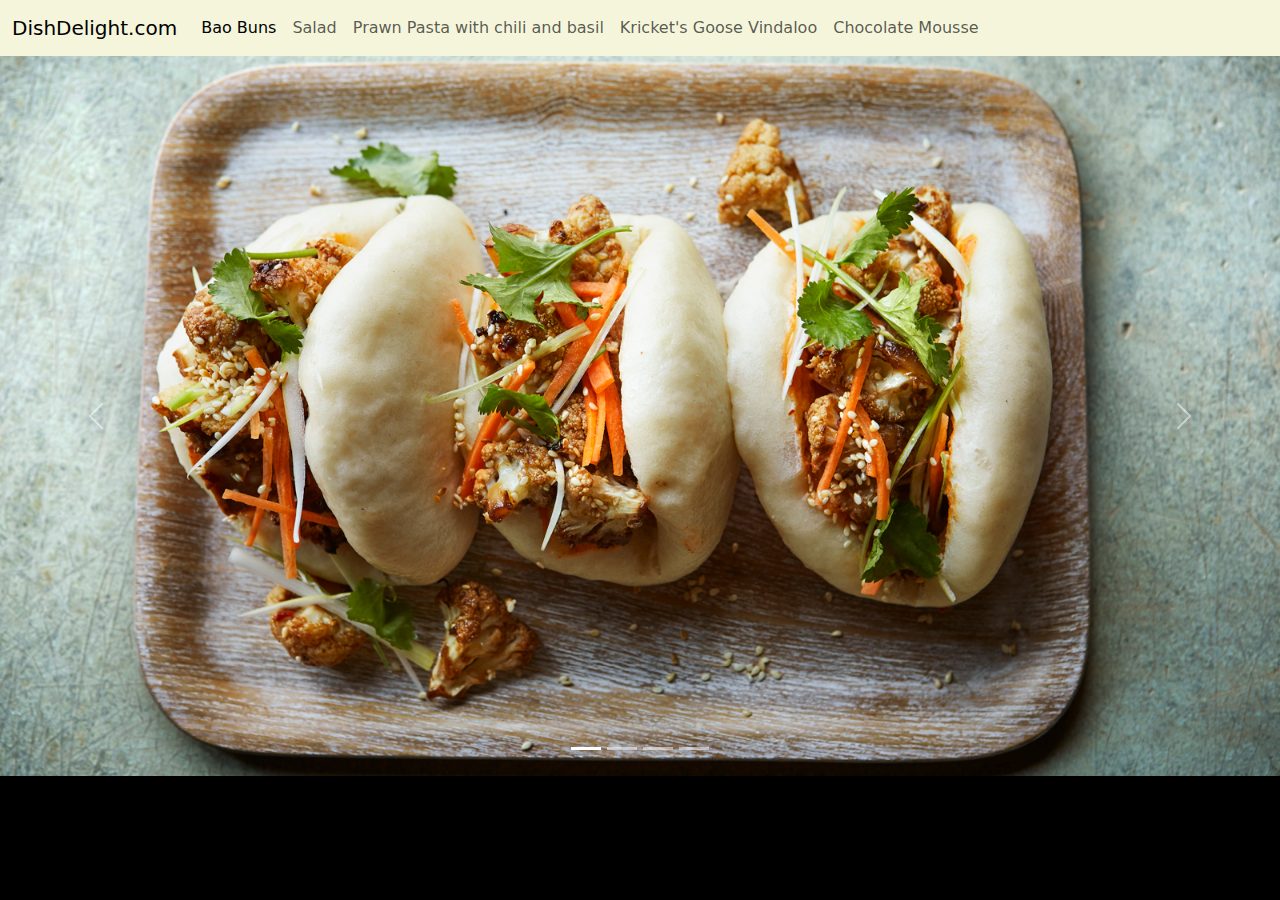
<file: index.html>
<!DOCTYPE html>
<html>
    <head>

       <!-- Latest compiled and minified CSS -->

<link href="https://cdn.jsdelivr.net/npm/bootstrap@5.3.1/dist/css/bootstrap.min.css" rel="stylesheet">

<!-- Latest compiled JavaScript -->

<script src="https://cdn.jsdelivr.net/npm/bootstrap@5.3.1/dist/js/bootstrap.bundle.min.js"></script>

</head>
<body style="background-color: black;">
    <nav class="navbar navbar-expand-lg" style="background-color:beige">
        <div class="container-fluid">
          <a class="navbar-brand">DishDelight.com</a>
          <button class="navbar-toggler" type="button" data-bs-toggle="collapse" data-bs-target="#navbarNav" aria-controls="navbarNav" aria-expanded="false" aria-label="Toggle navigation">
            <span class="navbar-toggler-icon"></span>
          </button>
          <div class="collapse navbar-collapse" id="navbarNav">
            <ul class="navbar-nav">
              <li class="nav-item">
                <a class="nav-link active" aria-current="page" href="./baobun.html">Bao Buns</a>
              </li>
              <li class="nav-item">
                <a class="nav-link" href="./salad.html">Salad</a>
              </li>
              <li class="nav-item">
                <a class="nav-link" type="button" href="./spaghetti.html">Prawn Pasta with chili and basil</a>
              </li>
              <li class="nav-item">
               <a class="nav-link" type="button" href="./Kricket's-Goose-Vindaloo.html">Kricket's Goose Vindaloo</a>
              </li>
              <li class="nav-item">
                <a class="nav-link" type="button" href="./chocolatemousserecipe.html">Chocolate Mousse</a>
              </li>
            </ul>
          </div>
        </div>
      </nav>


      <!-- Carousel -->
<div id="demo" class="carousel slide" data-bs-ride="true">

    <!-- Indicators/dots -->

    <div class="carousel-indicators">
      <button type="button" data-bs-target="#demo" data-bs-slide-to="0" class="active"></button>
      <button type="button" data-bs-target="#demo" data-bs-slide-to="1"></button>
      <button type="button" data-bs-target="#demo" data-bs-slide-to="2"></button>
      <button type="button" data-bs-target="#demo" data-bs-slide-to="3"></button>
    </div>
    
    <!-- The slideshow/carousel -->

    <div class="carousel-inner">
        <div class="carousel-item active">
            <img src="./images/Bao Buns.jpg" alt="Bao Buns" class="d-block" style="width:100%">
        </div>
        <div class="carousel-item">
            <img src="./images/salad.jpg" alt="Salad" class="d-block" style="width:100%">
        </div>
        <div class="carousel-item">
            <img src="./images/Spaghetti.webp" alt="Prawn Pasta with chili and basil" class="d-block" style="width:100%">
        </div>
        <div class="carousel-item">
            <img src="./images/Chocolate Mousse.jpeg" alt="Chocolate Mousse" style="width:100%">
        </div>
        <div class="carousel-item">
            <img src="./images/Kricket's Goose Vindaloo.jpeg" alt="Kricket's Goose Vindaloo" style="width:100%">
        </div>
        
    </div>
    
    <!-- Left and right controls/icons -->

    <button class="carousel-control-prev" type="button" data-bs-target="#demo" data-bs-slide="prev">
      <span class="carousel-control-prev-icon"></span>
    </button>
    <button class="carousel-control-next" type="button" data-bs-target="#demo" data-bs-slide="next">
      <span class="carousel-control-next-icon"></span>
    </button>
  </div>
  
  
</body>
</html>
</file>
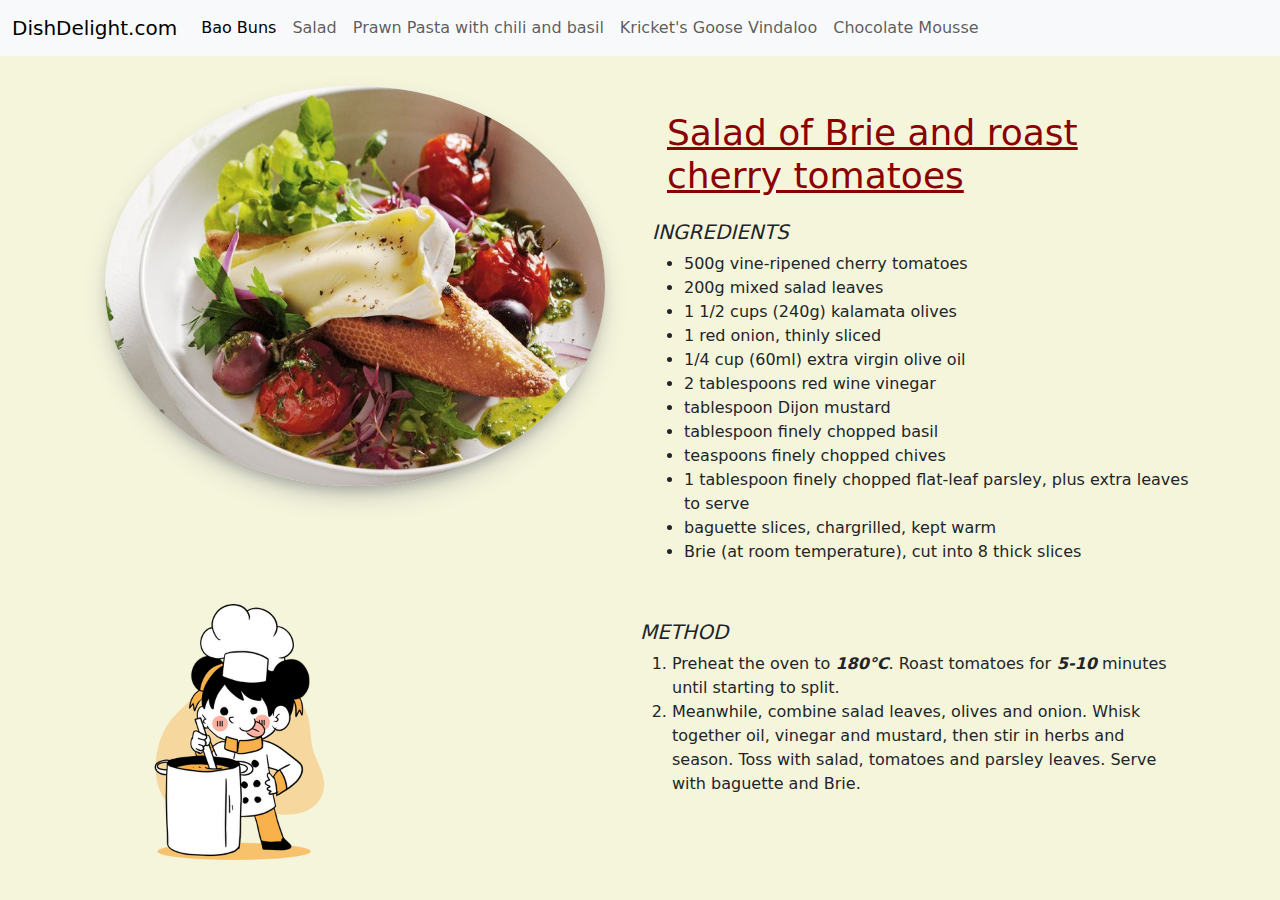
<file: salad.html>
<!DOCTYPE html>
<html lang="en">

  <head>
    <meta charset="UTF-8" />
    <meta name="viewport" content="width=device-width, initial-scale=1.0" />
    <title>Warm salad of Brie and roast cherry tomatoes</title>

    <!-- Latest compiled and minified CSS -->
    <link
      href="https://cdn.jsdelivr.net/npm/bootstrap@5.3.1/dist/css/bootstrap.min.css"
      rel="stylesheet"
    />

    <!-- Latest compiled JavaScript -->
    <script src="https://cdn.jsdelivr.net/npm/bootstrap@5.3.1/dist/js/bootstrap.bundle.min.js"></script>
    <link rel="stylesheet" type="text/css" href="./salad-css.css" />

  </head>

  <body class="body">

    <nav class="navbar navbar-expand-lg bg-light">
      <div class="container-fluid">
        <a class="navbar-brand">DishDelight.com</a>
        <button class="navbar-toggler" type="button" data-bs-toggle="collapse" data-bs-target="#navbarNav" aria-controls="navbarNav" aria-expanded="false" aria-label="Toggle navigation">
          <span class="navbar-toggler-icon"></span>
        </button>
        <div class="collapse navbar-collapse" id="navbarNav">
          <ul class="navbar-nav">
            <li class="nav-item">
              <a class="nav-link active" aria-current="page" href="./baobun.html">Bao Buns</a>
            </li>
            <li class="nav-item">
              <a class="nav-link" href="./salad.html">Salad</a>
            </li>
            <li class="nav-item">
              <a class="nav-link" type="button" href="./spaghetti.html">Prawn Pasta with chili and basil</a>
            </li>
            <li class="nav-item">
             <a class="nav-link" type="button" href="./Kricket's-Goose-Vindaloo.html">Kricket's Goose Vindaloo</a>
            </li>
            <li class="nav-item">
              <a class="nav-link" type="button" href="./chocolatemousserecipe.html">Chocolate Mousse</a>
            </li>
          </ul>
        </div>
      </div>
    </nav>

    <div class="container">
      <div class="row">
        <div class="col-sm-6">
          <img src="./images/salad.jpg" alt="warm" id="salad-img" />
        </div>
        <div class="col-sm-6">
          <div class="pt-40">
            <div>
              <h1>Salad of Brie and roast cherry tomatoes</h1>
            </div>
            <h2><i>INGREDIENTS</i></h2>
            <ul>
              <li>500g vine-ripened cherry tomatoes</li>
              <li>200g mixed salad leaves</li>
              <li>1 1/2 cups (240g) kalamata olives</li>
              <li>1 red onion, thinly sliced</li>
              <li>1/4 cup (60ml) extra virgin olive oil</li>
              <li>2 tablespoons red wine vinegar</li>
              <li>tablespoon Dijon mustard</li>
              <li>tablespoon finely chopped basil</li>
              <li>teaspoons finely chopped chives</li>
              <li>
                1 tablespoon finely chopped flat-leaf parsley, plus extra leaves
                to serve
              </li>
              <li>baguette slices, chargrilled, kept warm</li>
              <li>Brie (at room temperature), cut into 8 thick slices</li>
            </ul>
          </div>
        </div>

        <!-- Header -->

        <div class="row">
          <div class="col-sm-6"><img src="./images/cooking.webp" alt="" /></div>
          <div class="col-sm-6">
            <div class="pt-40">
                <h2><i>METHOD</i></h2>
              </div>
            <ol>
              <li>
                Preheat the oven to <b><i>180°C</i></b
                >. Roast tomatoes for<b><i> 5-10</i></b> minutes until starting
                to split.
              </li>
              <li>
                Meanwhile, combine salad leaves, olives and onion. Whisk
                together oil, vinegar and mustard, then stir in herbs and
                season. Toss with salad, tomatoes and parsley leaves. Serve with
                baguette and Brie.
              </li>
            </ol>
          </div>
        </div>
        
      </div>
    </div>
  </body>
</div>
</html>
</file>
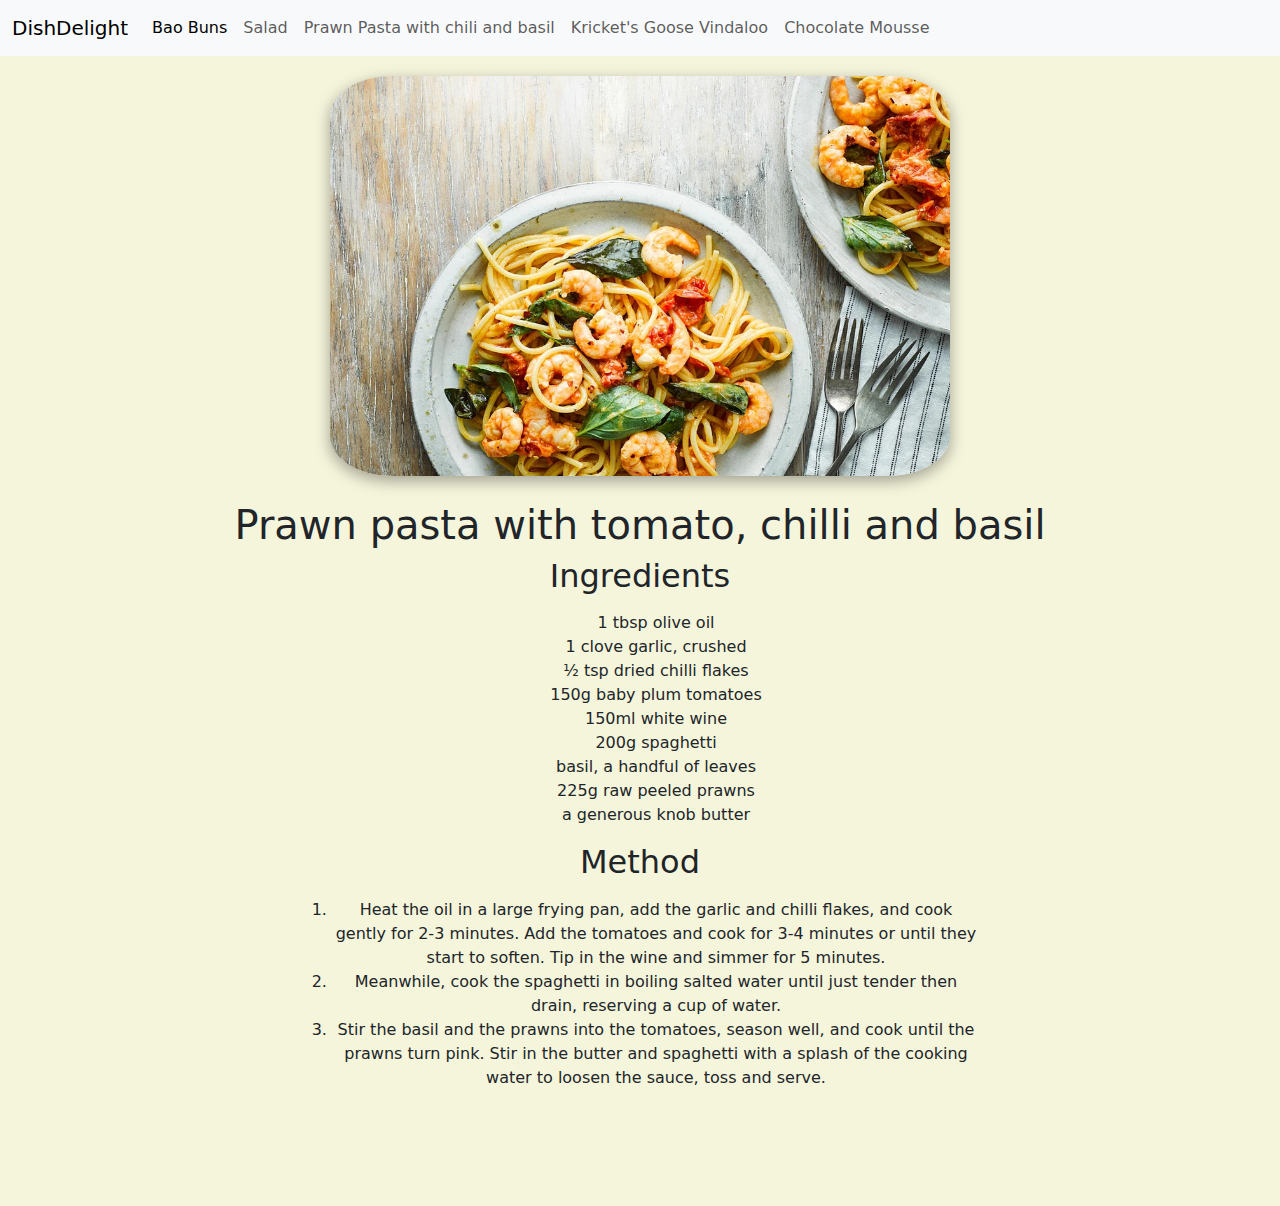
<file: spaghetti.html>
<!DOCTYPE html>
<html lang="en">
<head>
  <!-- Latest compiled and minified CSS -->
<link href="https://cdn.jsdelivr.net/npm/bootstrap@5.3.1/dist/css/bootstrap.min.css" rel="stylesheet">
<!-- Latest compiled JavaScript -->
<script src="https://cdn.jsdelivr.net/npm/bootstrap@5.3.1/dist/js/bootstrap.bundle.min.js"></script>
    <meta charset="UTF-8">
    <meta name="viewport" content="width=device-width, initial-scale=1.0">
    <link rel="stylesheet" type="text/css" href="./spaghetti.css" />
    <title>Spaghetti</title>
</head>
<body>
    <nav class="navbar navbar-expand-lg bg-light">
        <div class="container-fluid">
          <a class="navbar-brand">DishDelight</a>
          <button class="navbar-toggler" type="button" data-bs-toggle="collapse" data-bs-target="#navbarNav" aria-controls="navbarNav" aria-expanded="false" aria-label="Toggle navigation">
            <span class="navbar-toggler-icon"></span>
          </button>
          <div class="collapse navbar-collapse" id="navbarNav">
            <ul class="navbar-nav">
              <li class="nav-item">
                <a class="nav-link active" aria-current="page" href="./Kricket's-Goose-Vindaloo.html">Bao Buns</a>
              </li>
              <li class="nav-item">
                <a class="nav-link" href="./salad.html">Salad</a>
              </li>
              <li class="nav-item">
                <a class="nav-link" type="button" href="./spaghetti.html">Prawn Pasta with chili and basil</a>
              </li>
              <li class="nav-item">
               <a class="nav-link" type="button" href="./Kricket's-Goose-Vindaloo.html">Kricket's Goose Vindaloo</a>
              </li>
              <li class="nav-item">
                <a class="nav-link" type="button" href="./chocolatemousserecipe.html">Chocolate Mousse</a>
              </li>
            </ul>
          </div>
        </div>
      </nav>
    <div class="image1"><img src="./images/Spaghetti.webp" alt="Spaghetti" width="620px" height="400px"></div>
    <h1>Prawn pasta with tomato, chilli and basil</h1>
    <h2>Ingredients</h2>
    <p><ul><li>1 tbsp olive oil</li>
        <li>1 clove garlic, crushed</li>
        <li>½ tsp dried chilli flakes</li>
        <li>150g baby plum tomatoes</li>
        <li>150ml white wine</li>
        <li>200g spaghetti</li>
        <li>basil, a handful of leaves</li>
        <li>225g raw peeled prawns</li>
        <li>a generous knob butter</li></p></ul>
    <h2>Method</h2>
    <div class="text1"><p><ol><li>Heat the oil in a large frying pan, add the garlic and chilli flakes, and cook gently for 2-3 minutes. Add the tomatoes and cook for 3-4 minutes or until they start to soften. Tip in the wine and simmer for 5 minutes.</li>
        <li>Meanwhile, cook the spaghetti in boiling salted water until just tender then drain, reserving a cup of water.</li>
        <li>Stir the basil and the prawns into the tomatoes, season well, and cook until the prawns turn pink. Stir in the butter and spaghetti with a splash of the cooking water to loosen the sauce, toss and serve.</li></ol></p></div>
</body>
</html>
</file>
<file: salad-css.css>
body {
    background-color:beige;
    border-style: initial;
    font-size:16px;
    line-height:1.5;
    
}
#salad-img {
    margin: 30px auto;
    height: 400px;
    width: 500px;
    display: block;
    border-radius: 300%;
    box-shadow: rgba(50, 50, 93, 0.25) 0px 13px 27px -5px, rgba(0, 0, 0, 0.3) 0px 8px 16px -8px;
    
}
img{
    height: 300px;
    width: 300px;
}
.pt-40 {
    padding-top: 40px;
}
h1{
    font-size: 36px;
    color:darkred;
    padding: 15px;
    text-decoration:underline;
}
h2{
    font-size: 20px;  
}
</file>
<file: spaghetti.css>
.image1{
    padding-top: 20px;
    padding-bottom: 25px;
}
.text1{
    margin-left: 300px;
    margin-right: 300px;
    padding-bottom: 100px;
}
body{
    background-color: beige;
    text-align: center;
}
ul{
    list-style-type: none;
}
img{
    border-radius: 10%;
    box-shadow: rgba(0, 0, 0, 0.35) 0px 5px 15px;
}
.p1{
    font-size:16px;
    line-height:1.5. /*In addition, all <p> elements have margin-top: 0 and margin-bottom: 1rem (16px by default)*/
}
</file>
